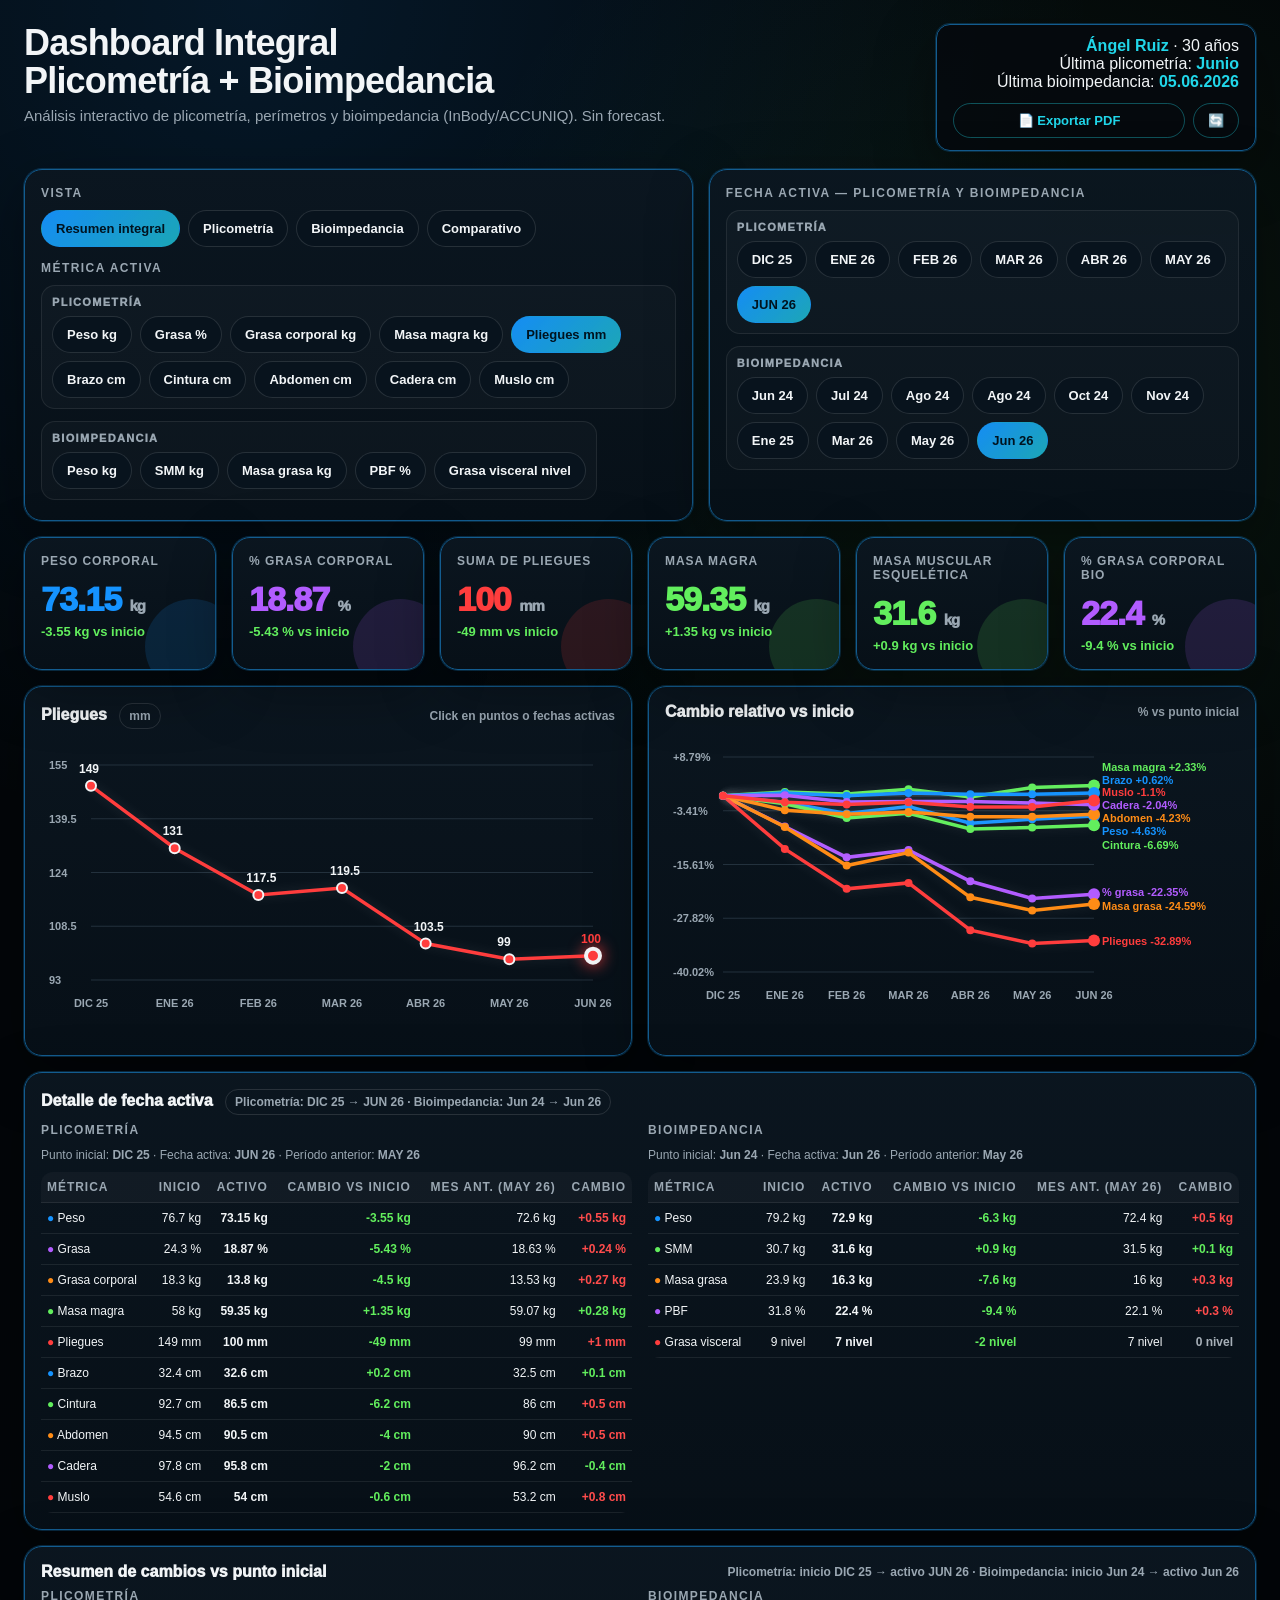
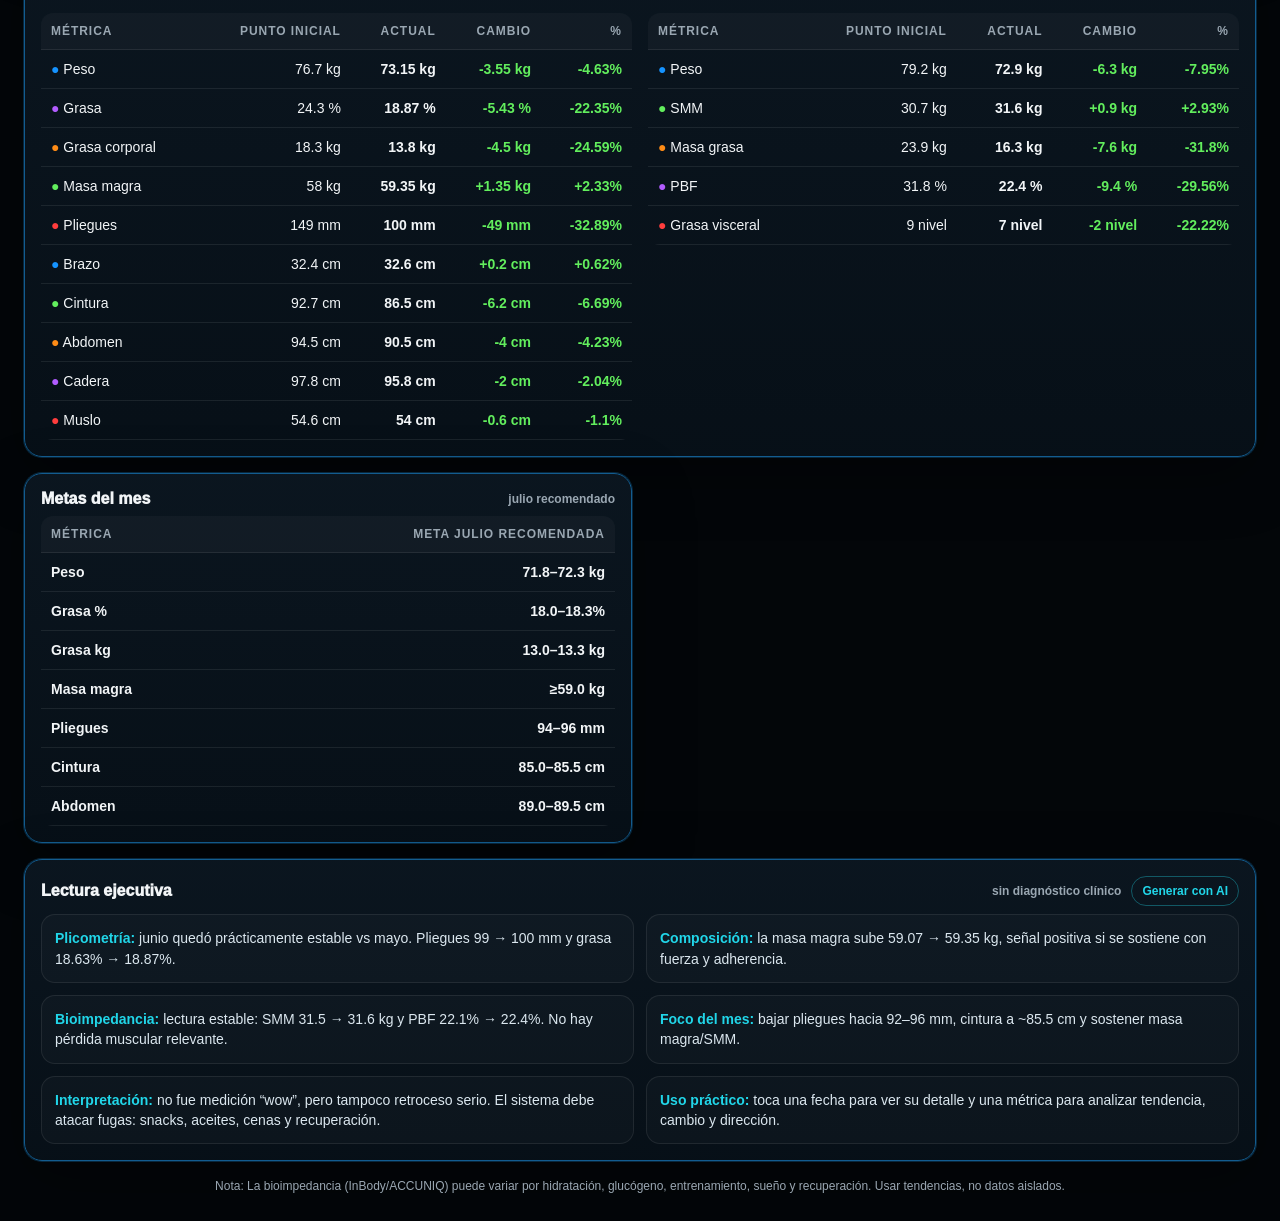
<file: index.html>
<!DOCTYPE html>
<html lang="es">
<head>
  <meta charset="UTF-8" />
  <meta name="viewport" content="width=device-width, initial-scale=1.0"/>
  <title>NutriProgress MVP</title>
  <link rel="stylesheet" href="./styles.css" />
</head>
<body>
<div class="app">
  <header>
    <div>
      <h1 id="dashboardTitle">Dashboard Integral<br/>Plicometría + Bioimpedancia</h1>
      <div class="subtitle" id="dashboardSubtitle">Análisis interactivo de plicometría, perímetros y bioimpedancia (InBody/ACCUNIQ). Sin forecast.</div>
    </div>
    <div class="meta">
      <div><b id="patientName">Ángel Ruiz</b> · <span id="patientAge">30 años</span></div>
      <div>Última plicometría: <b id="lastComposition">Junio</b></div>
      <div>Última bioimpedancia: <b id="lastAccuniq">05.06.2026</b></div>
      <div style="margin-top:12px;display:flex;gap:8px;">
        <button class="ghost" id="pdfExportBtn" onclick="exportPDF()" style="flex:1;font-size:13px;padding:9px 14px;">
          📄 Exportar PDF
        </button>
        <button class="ghost" id="refreshBtn" onclick="refreshData()" style="font-size:13px;padding:9px 14px;" title="Actualizar datos desde Sheets">
          🔄
        </button>
      </div>
    </div>
  </header>

  <section class="toolbar">
    <div class="panel">
      <div class="label">Vista</div>
      <div class="tabs">
        <button class="active" data-view="overview">Resumen integral</button>
        <button data-view="composition">Plicometría</button>
        <button data-view="accuniq" id="bioimpedanceTab">Bioimpedancia</button>
        <button data-view="compare">Comparativo</button>
      </div>
      <div class="label" style="margin-top:14px;">Métrica activa</div>
      <div id="metricBtns" class="metricBtns"></div>
    </div>
    <div class="panel">
      <div class="label">Fecha activa — plicometría y bioimpedancia</div>
      <div id="dateBtns" class="dateBtns"></div>
    </div>
  </section>

  <section id="kpis" class="grid"></section>

  <section class="grid" style="margin-top:16px">
    <div class="panel chartCard" id="mainChartCard">
      <div class="chartTitle">
        <div id="mainChartTitle">Métrica activa</div>
        <span id="mainChartHint">Click en puntos o fechas activas</span>
      </div>
      <div class="svgWrap"><svg id="mainChart"></svg></div>
    </div>
    <div class="panel chartCard">
      <div class="chartTitle">
        <div>Cambio relativo vs inicio</div>
        <span>% vs punto inicial</span>
      </div>
      <div class="svgWrap"><svg id="normChart"></svg></div>
    </div>

    <div class="panel full" id="datePanel">
      <div class="chartTitle">
        <div>Detalle de fecha activa <span class="badge" id="activeDateBadge"></span></div>
      </div>
      <div class="dateDetail">
        <div>
          <div class="label">Plicometría</div>
          <div id="compositionDetail"></div>
        </div>
        <div>
          <div class="label" id="bioimpedanceDetailLabel">Bioimpedancia</div>
          <div id="accuniqDetail"></div>
        </div>
      </div>
    </div>

    <div class="panel full">
      <div class="chartTitle"><div>Resumen de cambios vs punto inicial</div><span id="changeSubtitle"></span></div>
      <div class="compare">
        <div>
          <div class="label">Plicometría</div>
          <table id="compositionTable"></table>
        </div>
        <div>
          <div class="label" id="bioimpedanceTableLabel">Bioimpedancia</div>
          <table id="accuniqTable"></table>
        </div>
      </div>
    </div>

    <div class="panel half">
      <div class="chartTitle"><div>Metas del mes</div><span>julio recomendado</span></div>
      <div id="goals"></div>
    </div>

    <div class="panel full">
      <div class="chartTitle"><div>Lectura ejecutiva</div><div class="titleActions"><span>sin diagnóstico clínico</span><button class="ghost smallBtn" id="aiSummaryBtn" type="button">Generar con AI</button></div></div>
      <div class="insights" id="insights"></div>
    </div>
  </section>

  <div class="footerNote">Nota: La bioimpedancia (InBody/ACCUNIQ) puede variar por hidratación, glucógeno, entrenamiento, sueño y recuperación. Usar tendencias, no datos aislados.</div>
</div>

<div class="tooltip" id="tooltip"></div>
<script src="./app.js"></script>
<script src="./pdf-export.js"></script>
</body>
</html>
</file>
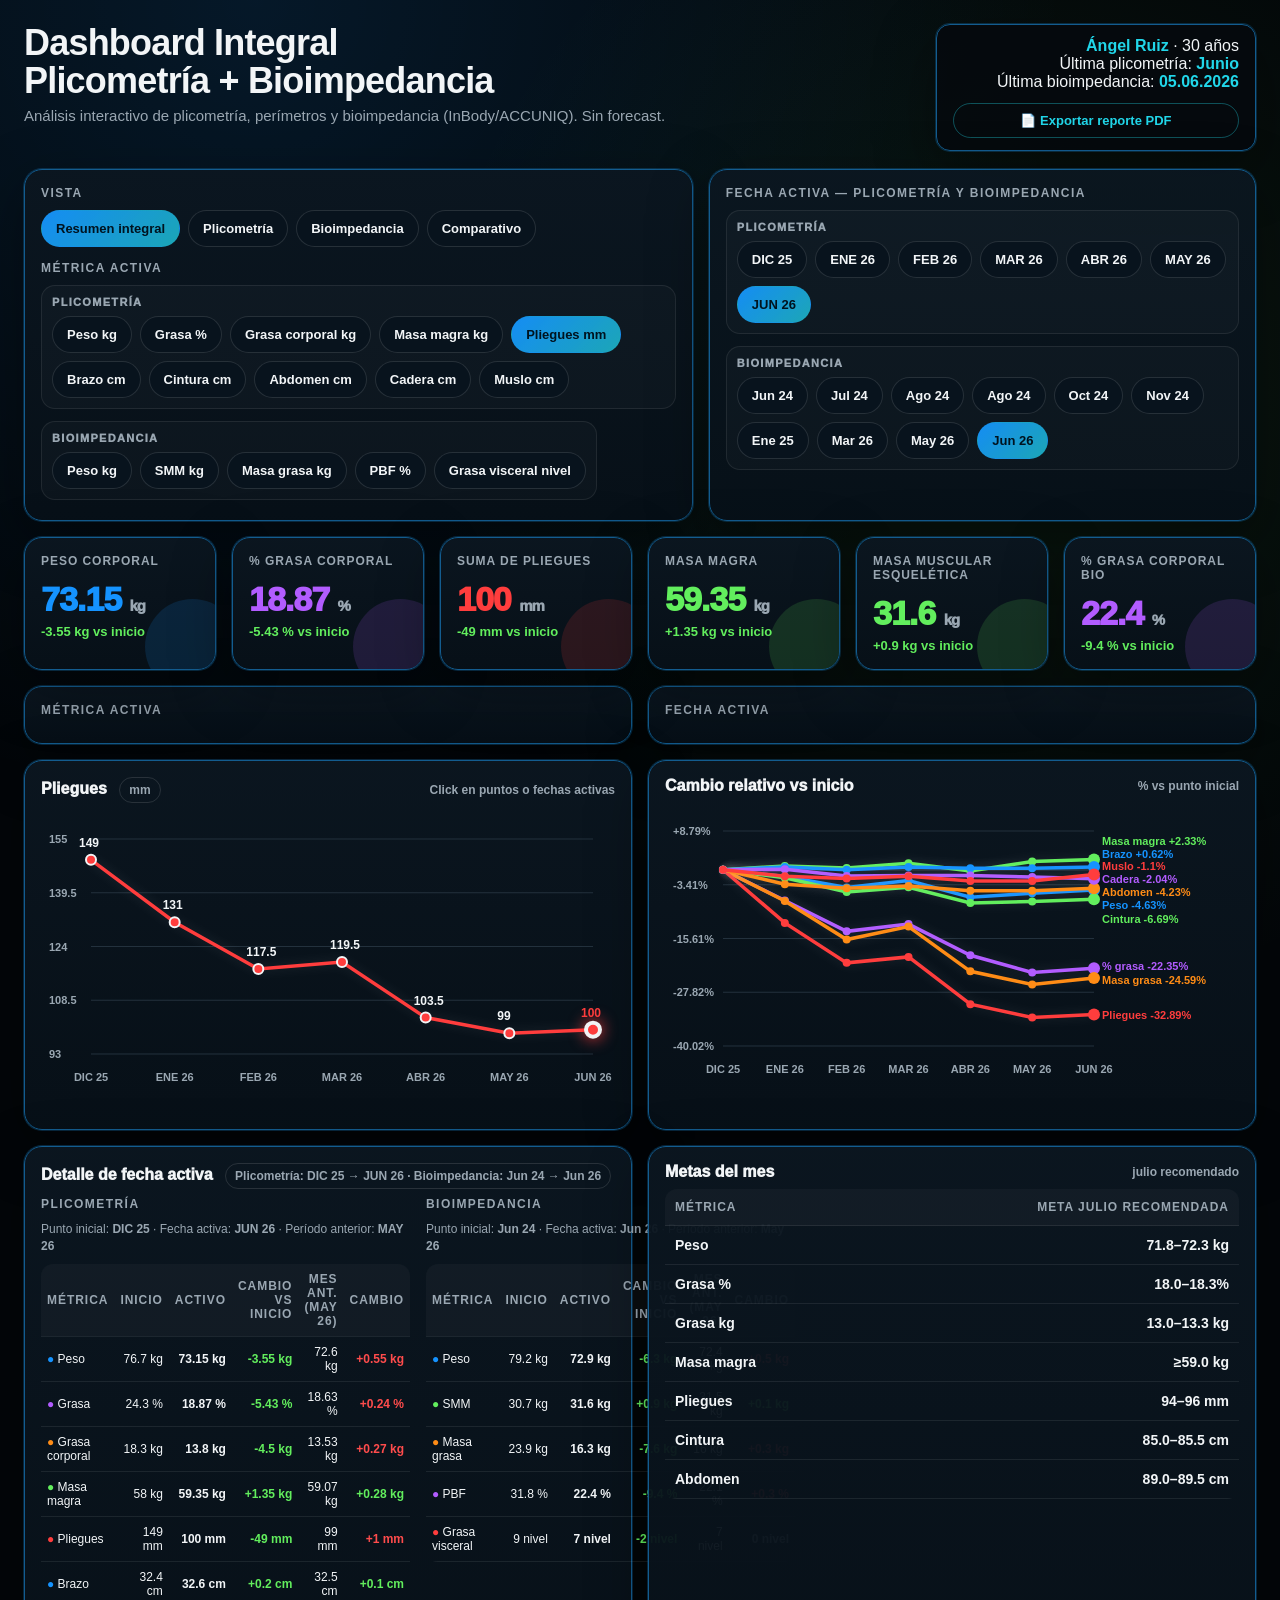
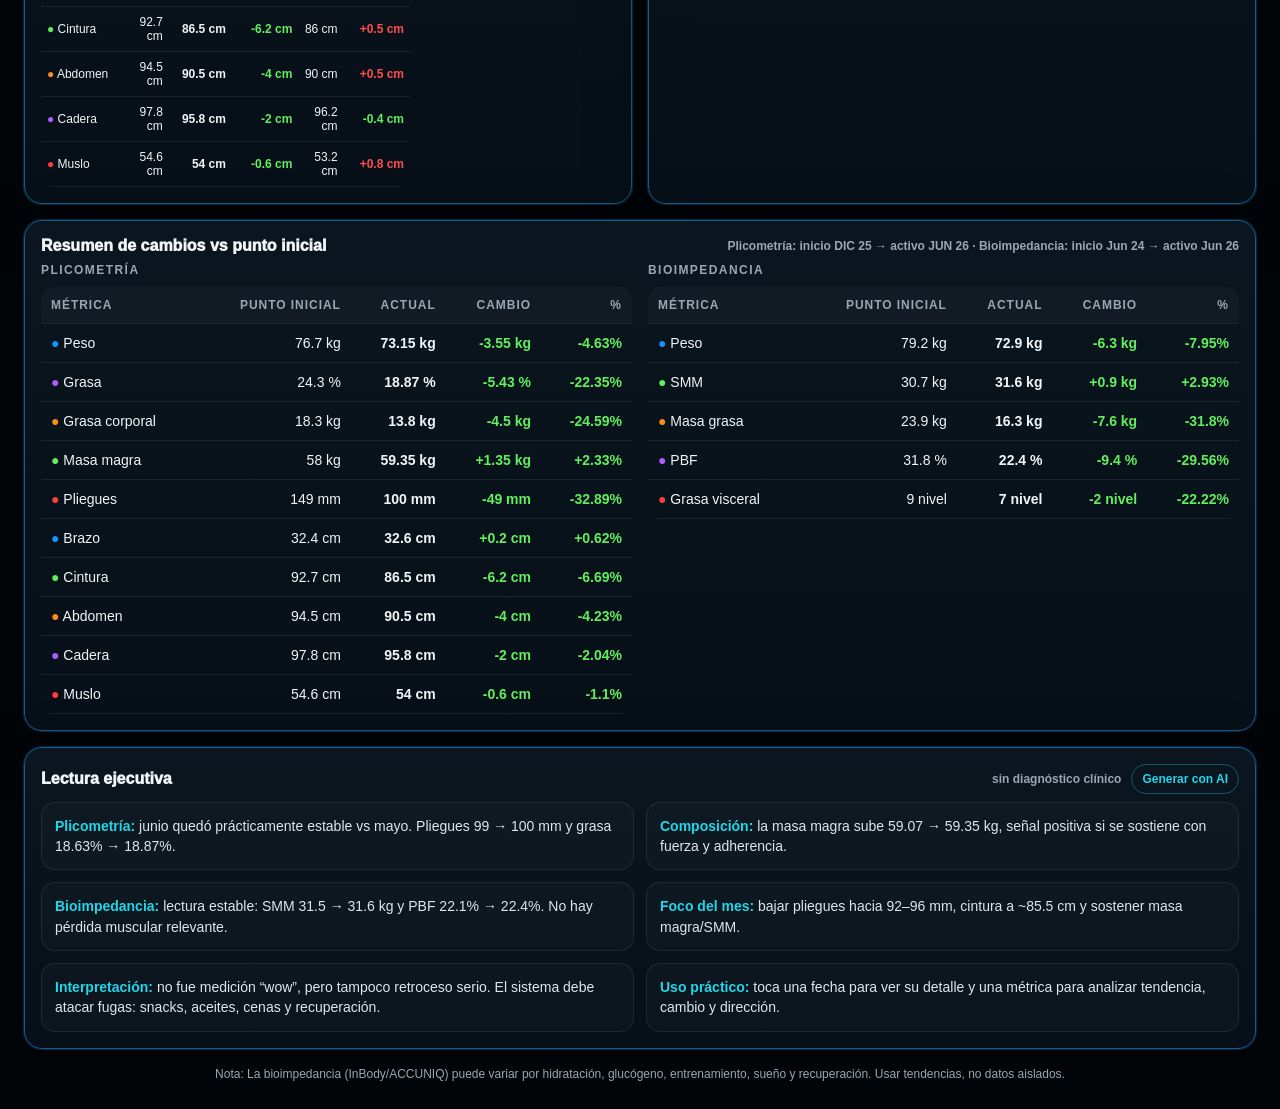
<file: index (1).html>
<!DOCTYPE html>
<html lang="es">
<head>
  <meta charset="UTF-8" />
  <meta name="viewport" content="width=device-width, initial-scale=1.0"/>
  <title>NutriProgress MVP</title>
  <link rel="stylesheet" href="./styles.css" />
</head>
<body>
<div class="app">
  <header>
    <div>
      <h1 id="dashboardTitle">Dashboard Integral<br/>Plicometría + Bioimpedancia</h1>
      <div class="subtitle" id="dashboardSubtitle">Análisis interactivo de plicometría, perímetros y bioimpedancia (InBody/ACCUNIQ). Sin forecast.</div>
    </div>
    <div class="meta">
      <div><b id="patientName">Ángel Ruiz</b> · <span id="patientAge">30 años</span></div>
      <div>Última plicometría: <b id="lastComposition">Junio</b></div>
      <div>Última bioimpedancia: <b id="lastAccuniq">05.06.2026</b></div>
      <div style="margin-top:12px;">
        <button class="ghost" id="pdfExportBtn" onclick="exportPDF()" style="width:100%;font-size:13px;padding:9px 14px;">
          📄 Exportar reporte PDF
        </button>
      </div>
    </div>
  </header>

  <section class="toolbar">
    <div class="panel">
      <div class="label">Vista</div>
      <div class="tabs">
        <button class="active" data-view="overview">Resumen integral</button>
        <button data-view="composition">Plicometría</button>
        <button data-view="accuniq" id="bioimpedanceTab">Bioimpedancia</button>
        <button data-view="compare">Comparativo</button>
      </div>
      <div class="label" style="margin-top:14px;">Métrica activa</div>
      <div id="metricBtns" class="metricBtns"></div>
    </div>
    <div class="panel">
      <div class="label">Fecha activa — plicometría y bioimpedancia</div>
      <div id="dateBtns" class="dateBtns"></div>
    </div>
  </section>

  <section id="kpis" class="grid"></section>

  <!-- Controles de fecha y métrica junto a las gráficas -->
  <div style="display:grid;grid-template-columns:1fr 1fr;gap:16px;margin-top:16px;">
    <div class="panel">
      <div class="label">Métrica activa</div>
      <div id="metricBtnsChart" class="metricBtns"></div>
    </div>
    <div class="panel">
      <div class="label">Fecha activa</div>
      <div id="dateBtnsChart" class="dateBtns"></div>
    </div>
  </div>

  <section class="grid" style="margin-top:16px">
    <div class="panel chartCard" id="mainChartCard">
      <div class="chartTitle">
        <div id="mainChartTitle">Métrica activa</div>
        <span id="mainChartHint">Click en puntos o fechas activas</span>
      </div>
      <div class="svgWrap"><svg id="mainChart"></svg></div>
    </div>
    <div class="panel chartCard">
      <div class="chartTitle">
        <div>Cambio relativo vs inicio</div>
        <span>% vs punto inicial</span>
      </div>
      <div class="svgWrap"><svg id="normChart"></svg></div>
    </div>

    <div class="panel half" id="datePanel">
      <div class="chartTitle">
        <div>Detalle de fecha activa <span class="badge" id="activeDateBadge"></span></div>
      </div>
      <div class="dateDetail">
        <div>
          <div class="label">Plicometría</div>
          <div id="compositionDetail"></div>
        </div>
        <div>
          <div class="label" id="bioimpedanceDetailLabel">Bioimpedancia</div>
          <div id="accuniqDetail"></div>
        </div>
      </div>
    </div>

    <div class="panel half">
      <div class="chartTitle"><div>Metas del mes</div><span>julio recomendado</span></div>
      <div id="goals"></div>
    </div>

    <div class="panel full">
      <div class="chartTitle"><div>Resumen de cambios vs punto inicial</div><span id="changeSubtitle"></span></div>
      <div class="compare">
        <div>
          <div class="label">Plicometría</div>
          <table id="compositionTable"></table>
        </div>
        <div>
          <div class="label" id="bioimpedanceTableLabel">Bioimpedancia</div>
          <table id="accuniqTable"></table>
        </div>
      </div>
    </div>

    <div class="panel full">
      <div class="chartTitle"><div>Lectura ejecutiva</div><div class="titleActions"><span>sin diagnóstico clínico</span><button class="ghost smallBtn" id="aiSummaryBtn" type="button">Generar con AI</button></div></div>
      <div class="insights" id="insights"></div>
    </div>
  </section>

  <div class="footerNote">Nota: La bioimpedancia (InBody/ACCUNIQ) puede variar por hidratación, glucógeno, entrenamiento, sueño y recuperación. Usar tendencias, no datos aislados.</div>
</div>

<div class="tooltip" id="tooltip"></div>
<script src="./app.js"></script>
<script src="./pdf-export.js"></script>
</body>
</html>
</file>
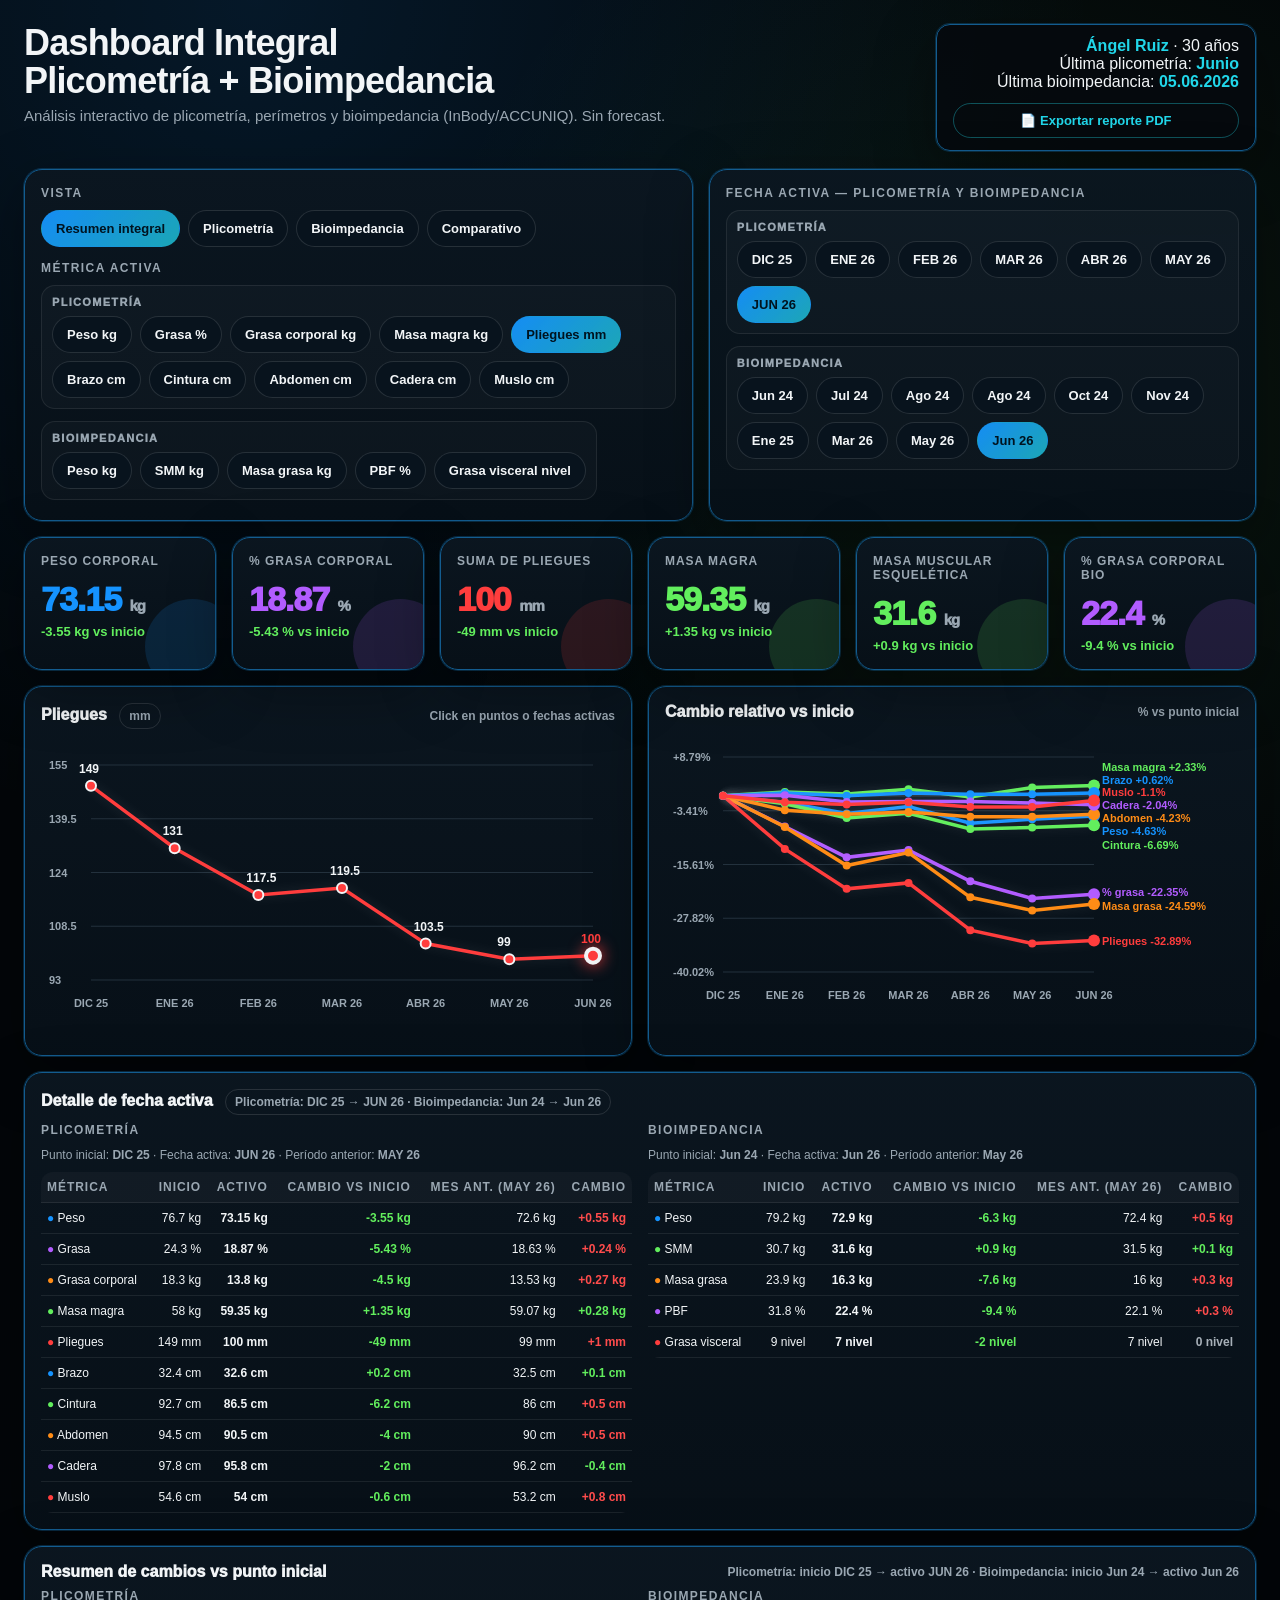
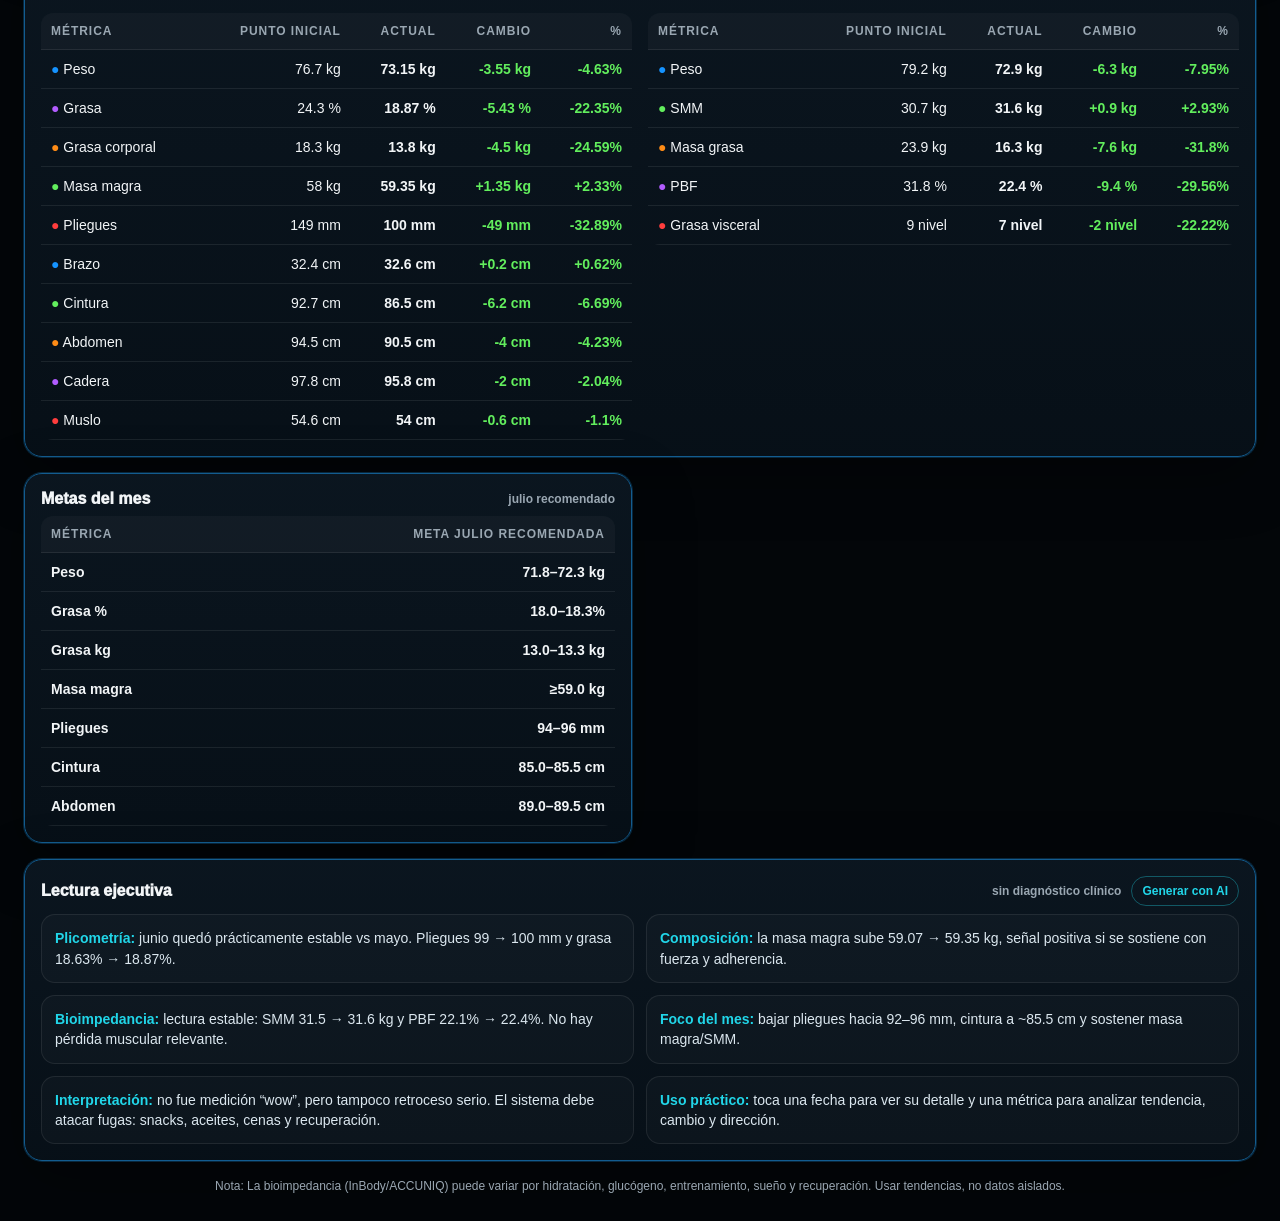
<file: index (2).html>
<!DOCTYPE html>
<html lang="es">
<head>
  <meta charset="UTF-8" />
  <meta name="viewport" content="width=device-width, initial-scale=1.0"/>
  <title>NutriProgress MVP</title>
  <link rel="stylesheet" href="./styles.css" />
</head>
<body>
<div class="app">
  <header>
    <div>
      <h1 id="dashboardTitle">Dashboard Integral<br/>Plicometría + Bioimpedancia</h1>
      <div class="subtitle" id="dashboardSubtitle">Análisis interactivo de plicometría, perímetros y bioimpedancia (InBody/ACCUNIQ). Sin forecast.</div>
    </div>
    <div class="meta">
      <div><b id="patientName">Ángel Ruiz</b> · <span id="patientAge">30 años</span></div>
      <div>Última plicometría: <b id="lastComposition">Junio</b></div>
      <div>Última bioimpedancia: <b id="lastAccuniq">05.06.2026</b></div>
      <div style="margin-top:12px;">
        <button class="ghost" id="pdfExportBtn" onclick="exportPDF()" style="width:100%;font-size:13px;padding:9px 14px;">
          📄 Exportar reporte PDF
        </button>
      </div>
    </div>
  </header>

  <section class="toolbar">
    <div class="panel">
      <div class="label">Vista</div>
      <div class="tabs">
        <button class="active" data-view="overview">Resumen integral</button>
        <button data-view="composition">Plicometría</button>
        <button data-view="accuniq" id="bioimpedanceTab">Bioimpedancia</button>
        <button data-view="compare">Comparativo</button>
      </div>
      <div class="label" style="margin-top:14px;">Métrica activa</div>
      <div id="metricBtns" class="metricBtns"></div>
    </div>
    <div class="panel">
      <div class="label">Fecha activa — plicometría y bioimpedancia</div>
      <div id="dateBtns" class="dateBtns"></div>
    </div>
  </section>

  <section id="kpis" class="grid"></section>

  <section class="grid" style="margin-top:16px">
    <div class="panel chartCard" id="mainChartCard">
      <div class="chartTitle">
        <div id="mainChartTitle">Métrica activa</div>
        <span id="mainChartHint">Click en puntos o fechas activas</span>
      </div>
      <div class="svgWrap"><svg id="mainChart"></svg></div>
    </div>
    <div class="panel chartCard">
      <div class="chartTitle">
        <div>Cambio relativo vs inicio</div>
        <span>% vs punto inicial</span>
      </div>
      <div class="svgWrap"><svg id="normChart"></svg></div>
    </div>

    <div class="panel full" id="datePanel">
      <div class="chartTitle">
        <div>Detalle de fecha activa <span class="badge" id="activeDateBadge"></span></div>
      </div>
      <div class="dateDetail">
        <div>
          <div class="label">Plicometría</div>
          <div id="compositionDetail"></div>
        </div>
        <div>
          <div class="label" id="bioimpedanceDetailLabel">Bioimpedancia</div>
          <div id="accuniqDetail"></div>
        </div>
      </div>
    </div>

    <div class="panel full">
      <div class="chartTitle"><div>Resumen de cambios vs punto inicial</div><span id="changeSubtitle"></span></div>
      <div class="compare">
        <div>
          <div class="label">Plicometría</div>
          <table id="compositionTable"></table>
        </div>
        <div>
          <div class="label" id="bioimpedanceTableLabel">Bioimpedancia</div>
          <table id="accuniqTable"></table>
        </div>
      </div>
    </div>

    <div class="panel half">
      <div class="chartTitle"><div>Metas del mes</div><span>julio recomendado</span></div>
      <div id="goals"></div>
    </div>

    <div class="panel full">
      <div class="chartTitle"><div>Lectura ejecutiva</div><div class="titleActions"><span>sin diagnóstico clínico</span><button class="ghost smallBtn" id="aiSummaryBtn" type="button">Generar con AI</button></div></div>
      <div class="insights" id="insights"></div>
    </div>
  </section>

  <div class="footerNote">Nota: La bioimpedancia (InBody/ACCUNIQ) puede variar por hidratación, glucógeno, entrenamiento, sueño y recuperación. Usar tendencias, no datos aislados.</div>
</div>

<div class="tooltip" id="tooltip"></div>
<script src="./app.js"></script>
<script src="./pdf-export.js"></script>
</body>
</html>
</file>
<file: styles.css>
:root{
      --bg:#030609;
      --panel:#071018;
      --panel2:#0b1620;
      --border:#135c8f;
      --grid:#23313d;
      --text:#f2f5f7;
      --muted:#9aa7b2;
      --blue:#1593ff;
      --green:#62ee5d;
      --orange:#ff8c16;
      --purple:#b25cff;
      --red:#ff3d3d;
      --cyan:#21d6e9;
      --yellow:#ffd24a;
      --good:#62ee5d;
      --bad:#ff4c4c;
      --neutral:#a7b0b8;
      --cardShadow: 0 0 0 1px rgba(19,92,143,.4), 0 18px 60px rgba(0,0,0,.35);
    }
    *{box-sizing:border-box}
    body{
      margin:0;
      background: radial-gradient(circle at 20% 0%, rgba(21,147,255,.13), transparent 28%),
                  radial-gradient(circle at 80% 15%, rgba(98,238,93,.08), transparent 24%),
                  var(--bg);
      color:var(--text);
      font-family: Inter, -apple-system, BlinkMacSystemFont, "Segoe UI", sans-serif;
    }
    .app{max-width:1440px;margin:0 auto;padding:24px}
    header{
      display:flex;align-items:flex-start;justify-content:space-between;gap:20px;margin-bottom:18px
    }
    h1{font-size:36px;line-height:1.05;margin:0;font-weight:900;letter-spacing:-.8px}
    .subtitle{color:var(--muted);font-size:15px;margin-top:7px}
    .meta{
      border:1px solid var(--border);border-radius:14px;padding:12px 16px;background:rgba(5,9,13,.85);
      min-width:320px;text-align:right;color:var(--text);box-shadow:var(--cardShadow)
    }
    .meta b{color:var(--cyan)}
    .toolbar{
      display:grid;grid-template-columns:1.1fr .9fr;gap:16px;margin-bottom:16px
    }
    .panel{
      background:linear-gradient(180deg, rgba(11,22,32,.96), rgba(7,16,24,.96));
      border:1px solid var(--border);border-radius:18px;padding:16px;box-shadow:var(--cardShadow)
    }
    .tabs,.metricBtns{display:flex;flex-wrap:wrap;gap:8px}

    .dateBtns{display:grid;grid-template-columns:1fr;gap:12px}
    .dateGroup{border:1px solid rgba(255,255,255,.08);border-radius:14px;padding:10px;background:rgba(255,255,255,.025)}
    .dateGroupTitle{font-size:11px;color:var(--muted);text-transform:uppercase;letter-spacing:.12em;font-weight:950;margin-bottom:8px}
    .dateGroupBtns{display:flex;flex-wrap:wrap;gap:8px}
    button{
      cursor:pointer;border:1px solid rgba(255,255,255,.12);background:#08131d;color:var(--text);
      border-radius:999px;padding:10px 14px;font-weight:800;font-size:13px;transition:.18s ease
    }
    button:hover{transform:translateY(-1px);border-color:var(--cyan)}
    button.active{background:linear-gradient(135deg, rgba(21,147,255,.95), rgba(33,214,233,.75));border-color:transparent;color:#00131f}
    button.ghost{background:transparent;border-color:rgba(33,214,233,.35);color:var(--cyan)}
    .label{font-size:12px;color:var(--muted);text-transform:uppercase;letter-spacing:.12em;font-weight:900;margin-bottom:10px}
    .grid{
      display:grid;grid-template-columns:repeat(12,1fr);gap:16px
    }
    .kpi{grid-column:span 2;min-height:120px;position:relative;overflow:hidden}
    .kpi .name{color:var(--muted);font-size:12px;font-weight:900;text-transform:uppercase;letter-spacing:.08em}
    .kpi .value{font-size:34px;font-weight:950;margin-top:12px;letter-spacing:-1px}
    .kpi .delta{font-size:13px;margin-top:5px;font-weight:900}
    .kpi:after{
      content:"";position:absolute;right:-25px;bottom:-25px;width:95px;height:95px;border-radius:50%;
      background:var(--accent);opacity:.14
    }
    .chartCard{grid-column:span 6;min-height:370px}
    .full{grid-column:span 12}
    .third{grid-column:span 4}
    .half{grid-column:span 6}
    .chartTitle{font-weight:950;margin-bottom:8px;display:flex;align-items:center;justify-content:space-between;gap:12px}
    .chartTitle span{color:var(--muted);font-size:12px;font-weight:800}
    .svgWrap{width:100%;height:285px}
    svg{width:100%;height:100%;overflow:visible}
    .axis{stroke:var(--grid);stroke-width:1}
    .line{fill:none;stroke-width:3.5;filter:drop-shadow(0 0 6px rgba(255,255,255,.12))}
    .dot{stroke:var(--text);stroke-width:2}
    .dot.active{stroke-width:4;filter:drop-shadow(0 0 8px currentColor)}
    .tickText{fill:var(--muted);font-size:11px;font-weight:700}
    .valueText{font-size:12px;font-weight:900}
    .tooltip{
      position:fixed;z-index:10;pointer-events:none;background:#05090d;border:1px solid var(--border);
      border-radius:12px;padding:10px 12px;display:none;box-shadow:0 18px 40px rgba(0,0,0,.45);
      font-size:13px;min-width:160px
    }
    .tooltip b{color:var(--cyan)}
    .compare{
      display:grid;grid-template-columns:1fr 1fr;gap:16px
    }
    table{width:100%;border-collapse:collapse;font-size:14px;overflow:hidden;border-radius:12px}
    th,td{border-bottom:1px solid rgba(255,255,255,.08);padding:11px 10px;text-align:right}
    th:first-child,td:first-child{text-align:left}
    th{color:var(--muted);font-size:12px;text-transform:uppercase;letter-spacing:.08em;background:rgba(255,255,255,.03)}
    .good{color:var(--good);font-weight:900}.bad{color:var(--bad);font-weight:900}.neutral{color:var(--neutral);font-weight:900}
    .insights{display:grid;grid-template-columns:repeat(2,1fr);gap:12px}
    .insight{
      border:1px solid rgba(255,255,255,.08);border-radius:14px;padding:13px;background:rgba(255,255,255,.025);
      color:#dbe7ef;font-size:14px;line-height:1.45
    }
    .insight b{color:var(--cyan)}
    .progressBar{height:10px;background:#101d28;border-radius:999px;overflow:hidden;margin-top:8px}
    .progressFill{height:100%;border-radius:999px;background:linear-gradient(90deg,var(--blue),var(--cyan))}
    .dateDetail{
      display:grid;grid-template-columns:repeat(2,1fr);gap:16px
    }
    .bigNumber{font-size:44px;font-weight:950;letter-spacing:-1px}
    .mini{color:var(--muted);font-size:13px;line-height:1.45}
    .badge{display:inline-block;border:1px solid rgba(255,255,255,.12);border-radius:999px;padding:5px 9px;font-size:12px;font-weight:900;color:var(--cyan);margin-left:8px}
    .footerNote{color:var(--muted);font-size:12px;text-align:center;margin:18px 0 4px}
    @media(max-width:1000px){
      .toolbar,.compare,.dateDetail,.insights{grid-template-columns:1fr}
      .kpi,.third,.half,.chartCard{grid-column:span 12}
      header{flex-direction:column}.meta{text-align:left;width:100%}
    }
    @media(max-width:640px){
      .app{padding:14px} h1{font-size:28px}
      .kpi .value{font-size:28px}
      .panel{padding:13px}
    }

/* v5: baseline comparison and AI button */
.titleActions{display:flex;align-items:center;gap:10px;flex-wrap:wrap;justify-content:flex-end}
.smallBtn{padding:7px 10px;font-size:12px}
.detailTable{font-size:12px;margin-top:4px}
.detailTable th,.detailTable td{padding:8px 6px}
.detailTable th:first-child,.detailTable td:first-child{text-align:left}
.detailMeta{color:var(--muted);font-size:12px;margin-bottom:8px;line-height:1.45}
.aiStatus{margin-top:10px;color:var(--muted);font-size:12px}
@media(max-width:640px){.titleActions{justify-content:flex-start}.smallBtn{width:100%}}

/* ─── PDF / PRINT STYLES ──────────────────────────────────────────────────── */
/* Activated via body.pdf-mode class before window.print() */

@media print {
  /* Page setup */
  @page {
    size: A4 landscape;
    margin: 12mm 14mm;
  }

  /* Reset backgrounds for print */
  body {
    background: #fff !important;
    color: #0d1117 !important;
    -webkit-print-color-adjust: exact;
    print-color-adjust: exact;
  }

  /* Hide interactive / non-report elements */
  .toolbar,
  .week-bar,
  #metricBtns,
  .panel:has(#metricBtns),
  .footerNote,
  #pdfExportBtn,
  #aiSummaryBtn,
  .tooltip,
  button:not(.pdf-keep) {
    display: none !important;
  }

  /* Main container */
  .app {
    max-width: 100%;
    padding: 0;
  }

  /* Header */
  header {
    margin-bottom: 10px;
    break-inside: avoid;
  }
  h1 { font-size: 22px !important; color: #0d1117 !important; }
  .subtitle { color: #4a5568 !important; font-size: 12px !important; }
  .meta {
    background: #f0f4f8 !important;
    border: 1px solid #cbd5e0 !important;
    color: #0d1117 !important;
    box-shadow: none !important;
  }
  .meta b { color: #1a56db !important; }

  /* All panels */
  .panel {
    background: #f8fafc !important;
    border: 1px solid #cbd5e0 !important;
    box-shadow: none !important;
    break-inside: avoid;
  }

  /* Grid */
  .grid {
    gap: 10px;
  }

  /* KPIs — keep 2 columns on landscape A4 */
  .kpi {
    grid-column: span 2 !important;
    min-height: 90px !important;
    page-break-inside: avoid;
  }
  .kpi .name { color: #4a5568 !important; }
  .kpi .value { font-size: 26px !important; }
  .kpi:after { display: none !important; }

  /* Charts — side by side */
  .chartCard {
    grid-column: span 6 !important;
    min-height: 260px !important;
    break-inside: avoid;
  }
  .chartTitle { font-size: 13px !important; }
  .chartTitle span { color: #4a5568 !important; }

  /* Half panels */
  .half { grid-column: span 6 !important; break-inside: avoid; }

  /* Full panels — tables */
  .full { grid-column: span 12 !important; break-inside: avoid; }

  /* Tables */
  table { font-size: 12px !important; }
  th { background: #e2e8f0 !important; color: #4a5568 !important; }
  th, td { border-bottom: 1px solid #e2e8f0 !important; padding: 8px !important; }
  .good { color: #16a34a !important; }
  .bad  { color: #dc2626 !important; }
  .neutral { color: #6b7280 !important; }

  /* Detail date panel */
  .dateDetail { grid-template-columns: 1fr 1fr !important; }
  .detailTable { font-size: 11px !important; }
  .detailMeta { color: #4a5568 !important; }
  .badge { border: 1px solid #cbd5e0 !important; color: #1a56db !important; }

  /* Goals */
  .progressBar { background: #e2e8f0 !important; }
  .progressFill { background: linear-gradient(90deg, #1a56db, #1d9bf0) !important; }

  /* Insights */
  .insights { grid-template-columns: 1fr 1fr !important; gap: 8px !important; }
  .insight {
    background: #f0f4f8 !important;
    border: 1px solid #cbd5e0 !important;
    color: #0d1117 !important;
    font-size: 12px !important;
    line-height: 1.4 !important;
  }
  .insight b { color: #1a56db !important; }

  /* SVG chart elements */
  .axis { stroke: #cbd5e0 !important; }
  .tickText { fill: #4a5568 !important; }
  .valueText { fill: #0d1117 !important; }
  .line { stroke-width: 2.5 !important; filter: none !important; }
  .dot { stroke: #fff !important; }

  /* Compare section */
  .compare { grid-template-columns: 1fr 1fr !important; }

  /* Separación entre secciones principales */
  section + section { margin-top: 8px !important; }

  /* PDF report header stamp — shown only in print */
  .pdf-stamp { display: block !important; }
}

/* PDF stamp: hidden in screen, visible in print */
.pdf-stamp {
  display: none;
  font-size: 11px;
  color: #4a5568;
  text-align: right;
  margin-bottom: 6px;
  padding-bottom: 6px;
  border-bottom: 1px solid #e2e8f0;
}

/* Metric buttons section — hide in print via selector above,
   but we need to hide its parent panel too */
.panel.metric-panel-wrapper { display: none !important; }
@media print {
  .panel.metric-panel-wrapper { display: none !important; }
}

/* Loading overlay for PDF generation */
#pdfLoadingOverlay {
  display: none;
  position: fixed;
  inset: 0;
  background: rgba(3,6,9,.85);
  z-index: 9999;
  align-items: center;
  justify-content: center;
  flex-direction: column;
  gap: 16px;
  color: #f2f5f7;
  font-size: 15px;
  font-weight: 700;
  letter-spacing: .02em;
}
#pdfLoadingOverlay.visible { display: flex; }
#pdfLoadingOverlay .spinner {
  width: 40px; height: 40px;
  border: 3px solid rgba(255,255,255,.15);
  border-top-color: #1593ff;
  border-radius: 50%;
  animation: spin .7s linear infinite;
}
@keyframes spin { to { transform: rotate(360deg); } }
</file>
